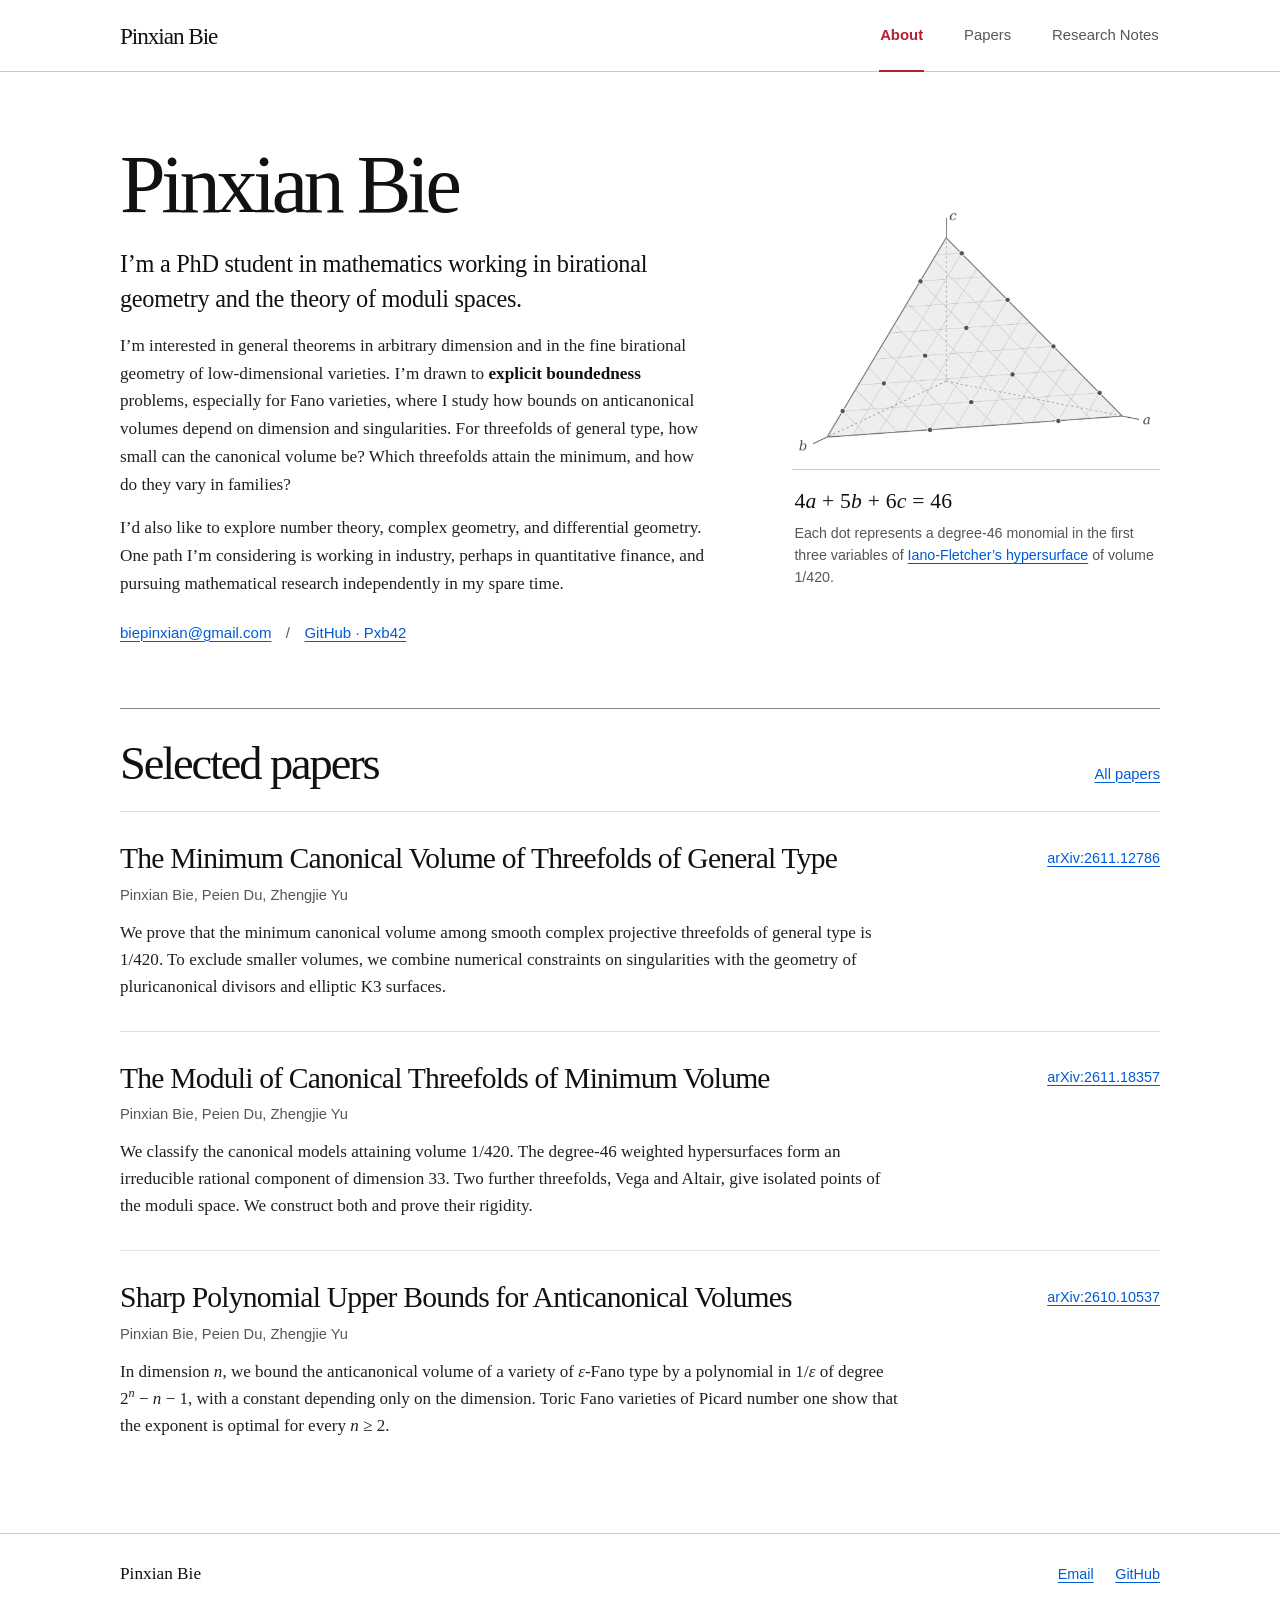
<file: index.html>
<!doctype html>
<html lang="en">
<head>
  <meta charset="utf-8">
  <meta name="viewport" content="width=device-width, initial-scale=1">
  <meta name="theme-color" content="#ffffff">
  <meta name="description" content="Pinxian Bie is a mathematics PhD student interested in birational geometry, moduli spaces, and explicit boundedness for Fano varieties.">
  <title>Pinxian Bie</title>
  <link rel="stylesheet" href="assets/site.css">
</head>
<body>
  <a class="skip" href="#content">Skip to content</a>
  <header class="masthead"><div class="wrap masthead-inner">
    <a class="wordmark" href="index.html" aria-label="Pinxian Bie, home">Pinxian Bie</a>
    <nav aria-label="Primary navigation"><a href="index.html" aria-current="page">About</a><a href="papers.html">Papers</a><a href="research-notes.html">Research Notes</a></nav>
  </div></header>
  <main id="content" class="wrap" tabindex="-1">
    <section class="intro">
      <div class="bio">
        <h1>Pinxian Bie</h1>
        <p class="lead">I’m a PhD student in mathematics working in birational geometry and the theory of moduli spaces.</p>
        <p>I’m interested in general theorems in arbitrary dimension and in the fine birational geometry of low-dimensional varieties. I’m drawn to <strong>explicit boundedness</strong> problems, especially for Fano varieties, where I study how bounds on anticanonical volumes depend on dimension and singularities. For threefolds of general type, how small can the canonical volume be? Which threefolds attain the minimum, and how do they vary in families?</p>
        <p>I’d also like to explore number theory, complex geometry, and differential geometry. One path I’m considering is working in industry, perhaps in quantitative finance, and pursuing mathematical research independently in my spare time.</p>
        <div class="contact"><a href="mailto:biepinxian@gmail.com">biepinxian@gmail.com</a><span aria-hidden="true">/</span><a href="https://github.com/Pxb42">GitHub · Pxb42</a></div>
      </div>
      <figure class="geometry">
        <img src="assets/degree-46.png" width="1196" height="873" alt="The triangular slice of the nonnegative exponent axes, with 13 dots at its integral points.">
        <figcaption>
          <div class="figure-equation" aria-label="4a plus 5b plus 6c equals 46">4<var>a</var> + 5<var>b</var> + 6<var>c</var> = 46</div>
          <p>Each dot represents a degree-46 monomial in the first three variables of <a href="papers.html#paper-2611-12786">Iano-Fletcher’s hypersurface</a> of volume 1/420.</p>
        </figcaption>
      </figure>
    </section>
    <section class="home-papers" aria-labelledby="selected">
      <div class="section-head"><h2 id="selected">Selected papers</h2><a href="papers.html">All papers</a></div>
      
      <article class="entry paper" id="paper-2611-12786">
        <div class="entry-body">
          <h3 class="entry-title"><a href="https://arxiv.org/abs/2611.12786">The Minimum Canonical Volume of Threefolds of General Type</a></h3>
          <p class="authors">Pinxian Bie, Peien Du, Zhengjie Yu</p>
          <p class="summary">We prove that the minimum canonical volume among smooth complex projective threefolds of general type is <span class='num'>1/420</span>. To exclude smaller volumes, we combine numerical constraints on singularities with the geometry of pluricanonical divisors and elliptic K3 surfaces.</p>
        </div>
        <div class="entry-aside"><a class="identifier" href="https://arxiv.org/abs/2611.12786">arXiv:2611.12786</a></div>
      </article>
      <article class="entry paper" id="paper-2611-18357">
        <div class="entry-body">
          <h3 class="entry-title"><a href="https://arxiv.org/abs/2611.18357">The Moduli of Canonical Threefolds of Minimum Volume</a></h3>
          <p class="authors">Pinxian Bie, Peien Du, Zhengjie Yu</p>
          <p class="summary">We classify the canonical models attaining volume <span class='num'>1/420</span>. The degree-46 weighted hypersurfaces form an irreducible rational component of dimension 33. Two further threefolds, Vega and Altair, give isolated points of the moduli space. We construct both and prove their rigidity.</p>
        </div>
        <div class="entry-aside"><a class="identifier" href="https://arxiv.org/abs/2611.18357">arXiv:2611.18357</a></div>
      </article>
      <article class="entry paper" id="paper-2610-10537">
        <div class="entry-body">
          <h3 class="entry-title"><a href="https://arxiv.org/abs/2610.10537">Sharp Polynomial Upper Bounds for Anticanonical Volumes</a></h3>
          <p class="authors">Pinxian Bie, Peien Du, Zhengjie Yu</p>
          <p class="summary">In dimension <var>n</var>, we bound the anticanonical volume of a variety of <var>ε</var>-Fano type by a polynomial in <span class='num'>1/<var>ε</var></span> of degree <span class='num'>2<sup><var>n</var></sup> − <var>n</var> − 1</span>, with a constant depending only on the dimension. Toric Fano varieties of Picard number one show that the exponent is optimal for every <span class='num'><var>n</var> ≥ 2</span>.</p>
        </div>
        <div class="entry-aside"><a class="identifier" href="https://arxiv.org/abs/2610.10537">arXiv:2610.10537</a></div>
      </article>
    </section></main>
  <footer class="footer"><div class="wrap footer-inner"><a class="footer-name" href="index.html">Pinxian Bie</a>
    <div><a href="mailto:biepinxian@gmail.com">Email</a><a href="https://github.com/Pxb42">GitHub</a></div>
  </div></footer>
</body>
</html>
</file>
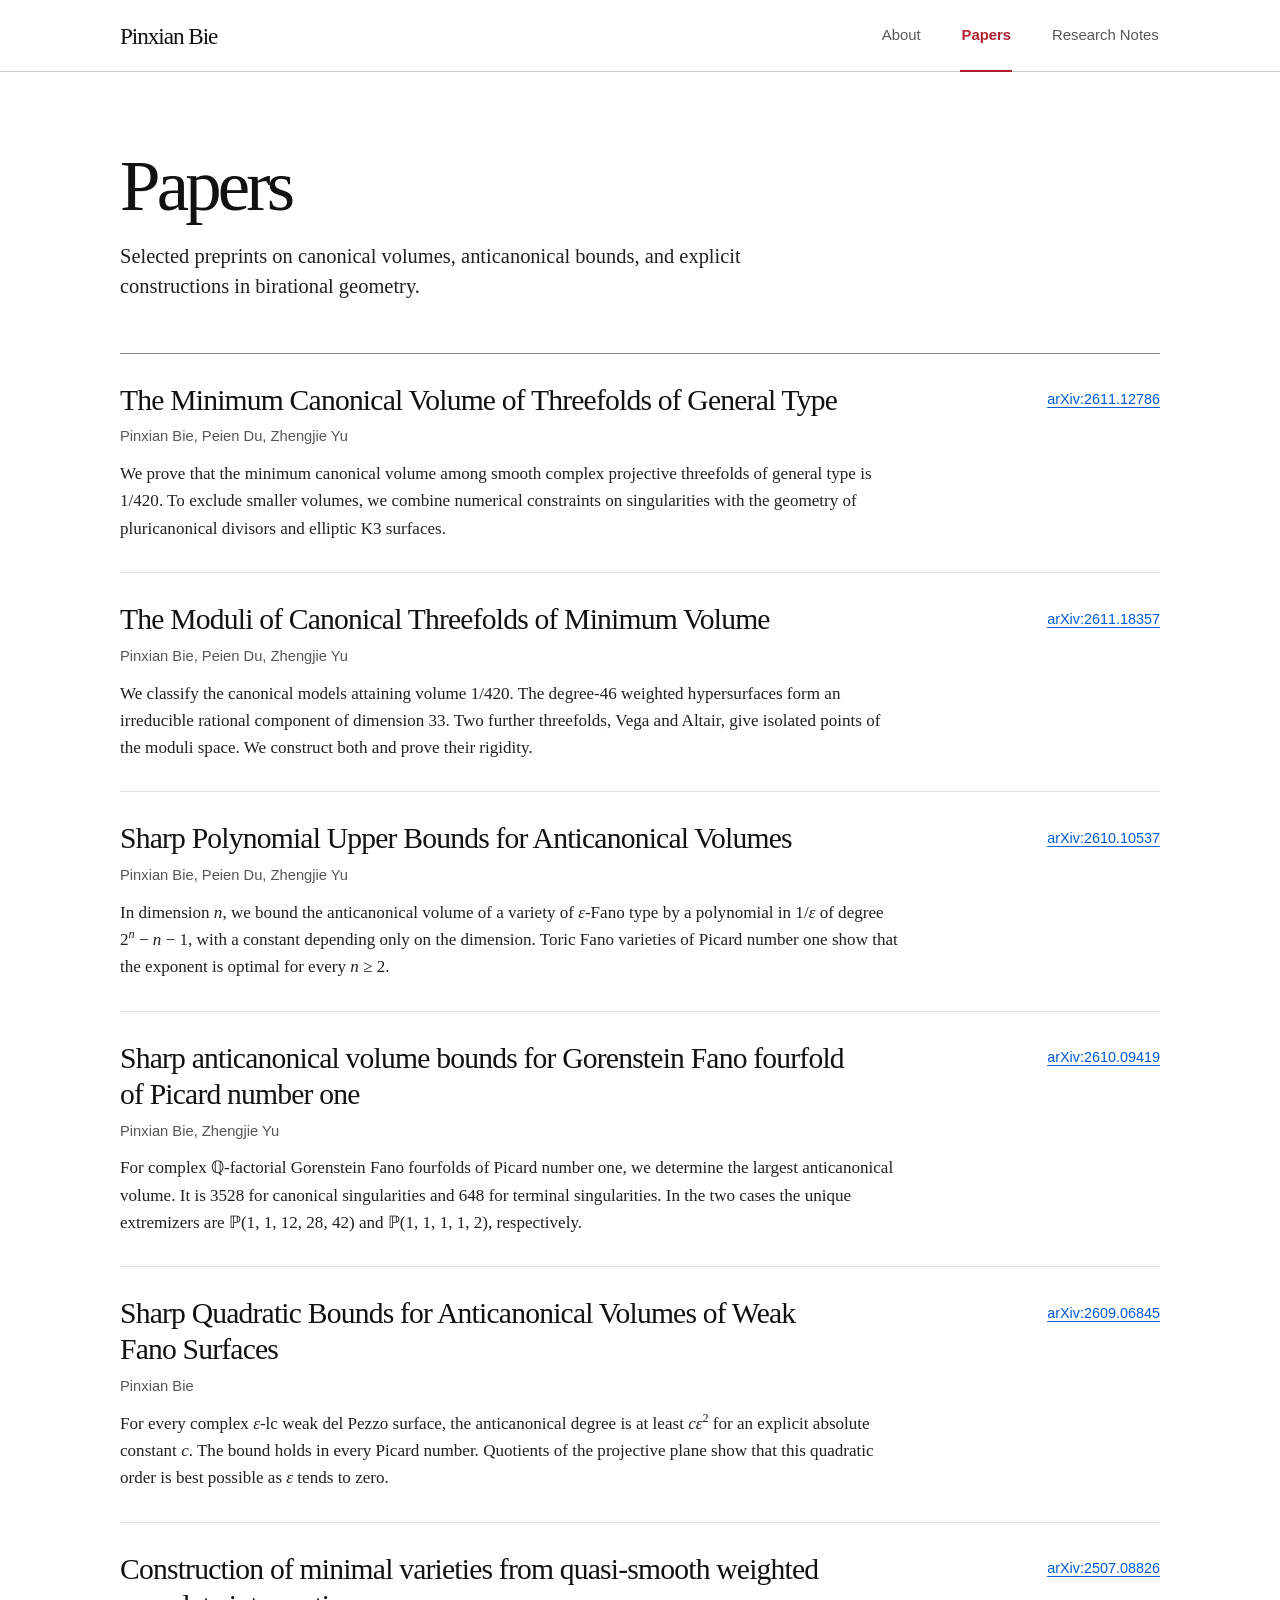
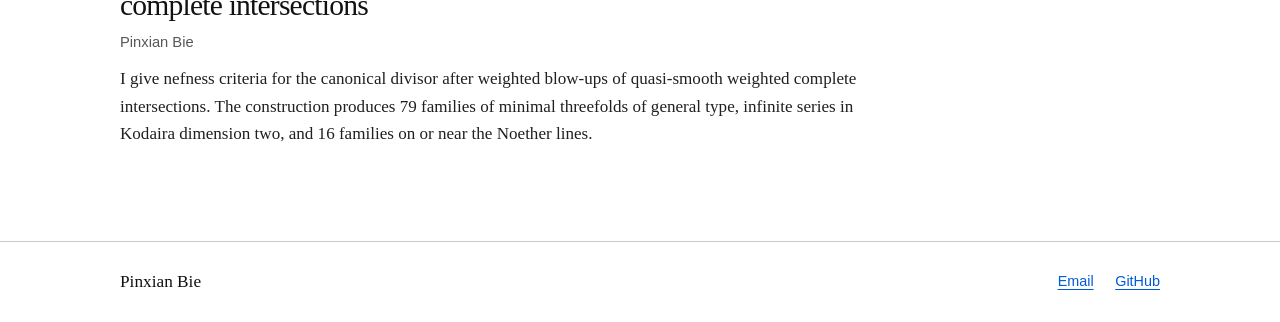
<file: papers.html>
<!doctype html>
<html lang="en">
<head>
  <meta charset="utf-8">
  <meta name="viewport" content="width=device-width, initial-scale=1">
  <meta name="theme-color" content="#ffffff">
  <meta name="description" content="Selected arXiv preprints by Pinxian Bie and collaborators, with brief introductions.">
  <title>Papers · Pinxian Bie</title>
  <link rel="stylesheet" href="assets/site.css">
</head>
<body>
  <a class="skip" href="#content">Skip to content</a>
  <header class="masthead"><div class="wrap masthead-inner">
    <a class="wordmark" href="index.html" aria-label="Pinxian Bie, home">Pinxian Bie</a>
    <nav aria-label="Primary navigation"><a href="index.html">About</a><a href="papers.html" aria-current="page">Papers</a><a href="research-notes.html">Research Notes</a></nav>
  </div></header>
  <main id="content" class="wrap" tabindex="-1">
    <div class="page-head"><h1>Papers</h1>
      <p class="deck">Selected preprints on canonical volumes, anticanonical bounds, and explicit constructions in birational geometry.</p>
    </div>
    <div class="record-list">
      <article class="entry paper" id="paper-2611-12786">
        <div class="entry-body">
          <h2 class="entry-title"><a href="https://arxiv.org/abs/2611.12786">The Minimum Canonical Volume of Threefolds of General Type</a></h2>
          <p class="authors">Pinxian Bie, Peien Du, Zhengjie Yu</p>
          <p class="summary">We prove that the minimum canonical volume among smooth complex projective threefolds of general type is <span class='num'>1/420</span>. To exclude smaller volumes, we combine numerical constraints on singularities with the geometry of pluricanonical divisors and elliptic K3 surfaces.</p>
        </div>
        <div class="entry-aside"><a class="identifier" href="https://arxiv.org/abs/2611.12786">arXiv:2611.12786</a></div>
      </article>
      <article class="entry paper" id="paper-2611-18357">
        <div class="entry-body">
          <h2 class="entry-title"><a href="https://arxiv.org/abs/2611.18357">The Moduli of Canonical Threefolds of Minimum Volume</a></h2>
          <p class="authors">Pinxian Bie, Peien Du, Zhengjie Yu</p>
          <p class="summary">We classify the canonical models attaining volume <span class='num'>1/420</span>. The degree-46 weighted hypersurfaces form an irreducible rational component of dimension 33. Two further threefolds, Vega and Altair, give isolated points of the moduli space. We construct both and prove their rigidity.</p>
        </div>
        <div class="entry-aside"><a class="identifier" href="https://arxiv.org/abs/2611.18357">arXiv:2611.18357</a></div>
      </article>
      <article class="entry paper" id="paper-2610-10537">
        <div class="entry-body">
          <h2 class="entry-title"><a href="https://arxiv.org/abs/2610.10537">Sharp Polynomial Upper Bounds for Anticanonical Volumes</a></h2>
          <p class="authors">Pinxian Bie, Peien Du, Zhengjie Yu</p>
          <p class="summary">In dimension <var>n</var>, we bound the anticanonical volume of a variety of <var>ε</var>-Fano type by a polynomial in <span class='num'>1/<var>ε</var></span> of degree <span class='num'>2<sup><var>n</var></sup> − <var>n</var> − 1</span>, with a constant depending only on the dimension. Toric Fano varieties of Picard number one show that the exponent is optimal for every <span class='num'><var>n</var> ≥ 2</span>.</p>
        </div>
        <div class="entry-aside"><a class="identifier" href="https://arxiv.org/abs/2610.10537">arXiv:2610.10537</a></div>
      </article>
      <article class="entry paper" id="paper-2610-09419">
        <div class="entry-body">
          <h2 class="entry-title"><a href="https://arxiv.org/abs/2610.09419">Sharp anticanonical volume bounds for Gorenstein Fano fourfold of Picard number one</a></h2>
          <p class="authors">Pinxian Bie, Zhengjie Yu</p>
          <p class="summary">For complex ℚ-factorial Gorenstein Fano fourfolds of Picard number one, we determine the largest anticanonical volume. It is 3528 for canonical singularities and 648 for terminal singularities. In the two cases the unique extremizers are ℙ(1, 1, 12, 28, 42) and ℙ(1, 1, 1, 1, 2), respectively.</p>
        </div>
        <div class="entry-aside"><a class="identifier" href="https://arxiv.org/abs/2610.09419">arXiv:2610.09419</a></div>
      </article>
      <article class="entry paper" id="paper-2609-06845">
        <div class="entry-body">
          <h2 class="entry-title"><a href="https://arxiv.org/abs/2609.06845">Sharp Quadratic Bounds for Anticanonical Volumes of Weak Fano Surfaces</a></h2>
          <p class="authors">Pinxian Bie</p>
          <p class="summary">For every complex <var>ε</var>-lc weak del Pezzo surface, the anticanonical degree is at least <span class='num'><var>cε</var><sup>2</sup></span> for an explicit absolute constant <var>c</var>. The bound holds in every Picard number. Quotients of the projective plane show that this quadratic order is best possible as <var>ε</var> tends to zero.</p>
        </div>
        <div class="entry-aside"><a class="identifier" href="https://arxiv.org/abs/2609.06845">arXiv:2609.06845</a></div>
      </article>
      <article class="entry paper" id="paper-2507-08826">
        <div class="entry-body">
          <h2 class="entry-title"><a href="https://arxiv.org/abs/2507.08826">Construction of minimal varieties from quasi-smooth weighted complete intersections</a></h2>
          <p class="authors">Pinxian Bie</p>
          <p class="summary">I give nefness criteria for the canonical divisor after weighted blow-ups of quasi-smooth weighted complete intersections. The construction produces 79 families of minimal threefolds of general type, infinite series in Kodaira dimension two, and 16 families on or near the Noether lines.</p>
        </div>
        <div class="entry-aside"><a class="identifier" href="https://arxiv.org/abs/2507.08826">arXiv:2507.08826</a></div>
      </article></div></main>
  <footer class="footer"><div class="wrap footer-inner"><a class="footer-name" href="index.html">Pinxian Bie</a>
    <div><a href="mailto:biepinxian@gmail.com">Email</a><a href="https://github.com/Pxb42">GitHub</a></div>
  </div></footer>
</body>
</html>
</file>
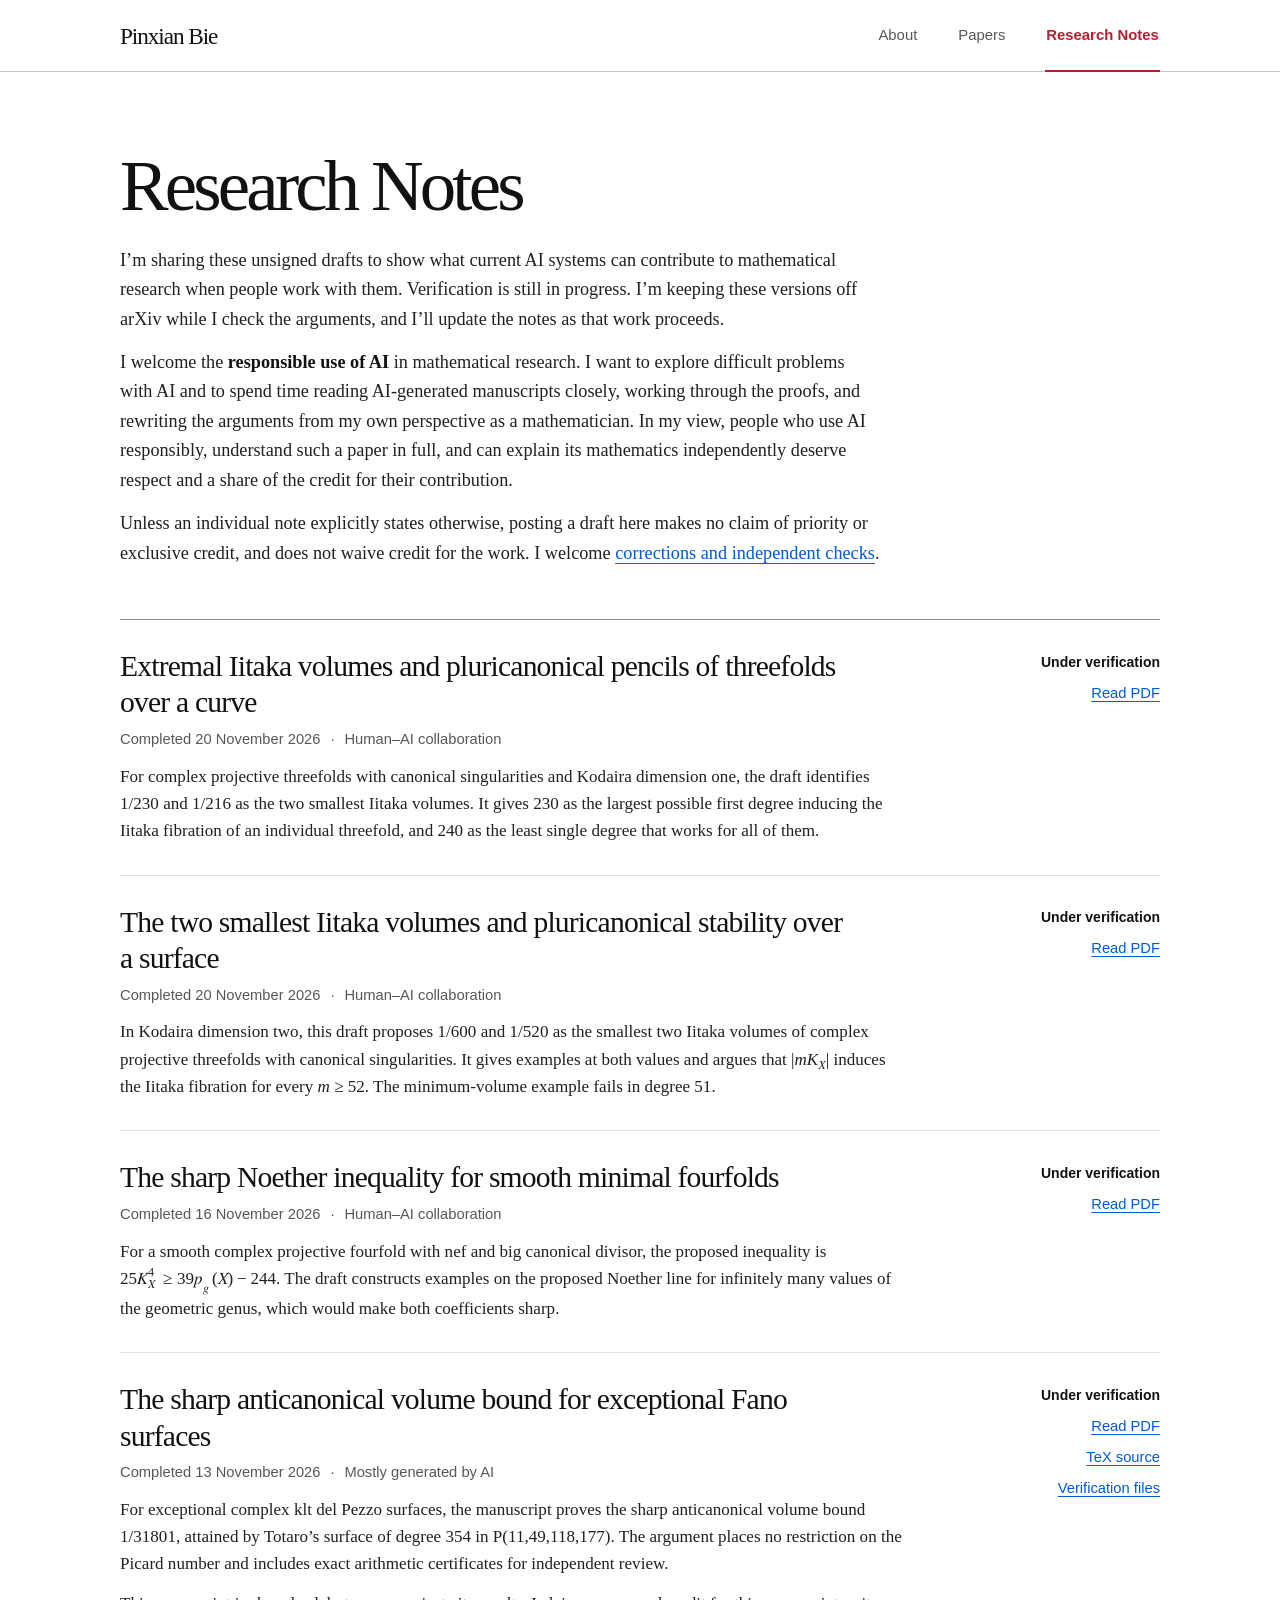
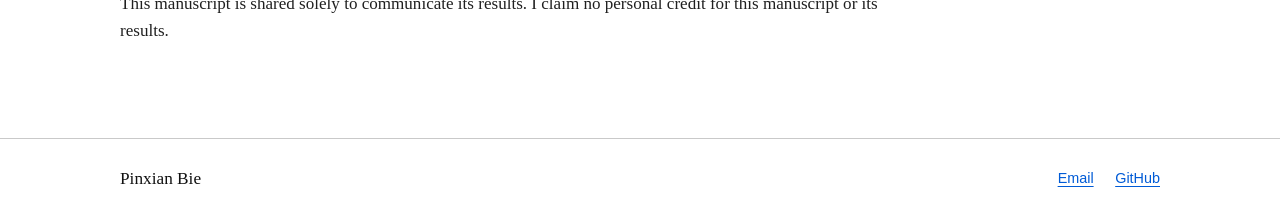
<file: research-notes.html>
<!doctype html>
<html lang="en">
<head>
  <meta charset="utf-8">
  <meta name="viewport" content="width=device-width, initial-scale=1">
  <meta name="theme-color" content="#ffffff">
  <meta name="description" content="Unsigned research drafts with article-specific AI disclosures, completion dates, and verification status.">
  <title>Research Notes · Pinxian Bie</title>
  <link rel="stylesheet" href="assets/site.css">
</head>
<body>
  <a class="skip" href="#content">Skip to content</a>
  <header class="masthead"><div class="wrap masthead-inner">
    <a class="wordmark" href="index.html" aria-label="Pinxian Bie, home">Pinxian Bie</a>
    <nav aria-label="Primary navigation"><a href="index.html">About</a><a href="papers.html">Papers</a><a href="research-notes.html" aria-current="page">Research Notes</a></nav>
  </div></header>
  <main id="content" class="wrap" tabindex="-1">
    <div class="page-head notes-head"><h1>Research Notes</h1>
      <div class="notes-intro">
        <p>I’m sharing these unsigned drafts to show what current AI systems can contribute to mathematical research when people work with them. Verification is still in progress. I’m keeping these versions off arXiv while I check the arguments, and I’ll update the notes as that work proceeds.</p>
        <p>I welcome the <strong>responsible use of AI</strong> in mathematical research. I want to explore difficult problems with AI and to spend time reading AI-generated manuscripts closely, working through the proofs, and rewriting the arguments from my own perspective as a mathematician. In my view, people who use AI responsibly, understand such a paper in full, and can explain its mathematics independently deserve respect and a share of the credit for their contribution.</p>
        <p>Unless an individual note explicitly states otherwise, posting a draft here makes no claim of priority or exclusive credit, and does not waive credit for the work. I welcome <a href="mailto:biepinxian@gmail.com">corrections and independent checks</a>.</p>
      </div>
    </div>
    <div class="record-list">
      <article class="entry note" id="iitaka-curve">
        <div class="entry-body">
          <h2 class="entry-title"><a href="drafts/Iitaka_Threefolds_Over_a_Curve.pdf">Extremal Iitaka volumes and pluricanonical pencils of threefolds over a curve</a></h2>
          <p class="note-meta"><span>Completed <time datetime="2026-11-20">20 November 2026</time></span><span>Human–AI collaboration</span></p>
          <p class="summary">For complex projective threefolds with canonical singularities and Kodaira dimension one, the draft identifies <span class='num'>1/230</span> and <span class='num'>1/216</span> as the two smallest Iitaka volumes. It gives 230 as the largest possible first degree inducing the Iitaka fibration of an individual threefold, and 240 as the least single degree that works for all of them.</p>
        </div>
        <div class="entry-aside note-aside">
          <span class="status">Under verification</span>
          <a class="pdf-link" href="drafts/Iitaka_Threefolds_Over_a_Curve.pdf" aria-label="Read PDF of Extremal Iitaka volumes and pluricanonical pencils of threefolds over a curve">Read PDF</a>
        </div>
      </article>
      <article class="entry note" id="iitaka-surface">
        <div class="entry-body">
          <h2 class="entry-title"><a href="drafts/Iitaka_Threefolds_Over_a_Surface.pdf">The two smallest Iitaka volumes and pluricanonical stability over a surface</a></h2>
          <p class="note-meta"><span>Completed <time datetime="2026-11-20">20 November 2026</time></span><span>Human–AI collaboration</span></p>
          <p class="summary">In Kodaira dimension two, this draft proposes <span class='num'>1/600</span> and <span class='num'>1/520</span> as the smallest two Iitaka volumes of complex projective threefolds with canonical singularities. It gives examples at both values and argues that <span class='num'>|<var>mK</var><sub><var>X</var></sub>|</span> induces the Iitaka fibration for every <span class='num'><var>m</var> ≥ 52</span>. The minimum-volume example fails in degree 51.</p>
        </div>
        <div class="entry-aside note-aside">
          <span class="status">Under verification</span>
          <a class="pdf-link" href="drafts/Iitaka_Threefolds_Over_a_Surface.pdf" aria-label="Read PDF of The two smallest Iitaka volumes and pluricanonical stability over a surface">Read PDF</a>
        </div>
      </article>
      <article class="entry note" id="noether-fourfolds">
        <div class="entry-body">
          <h2 class="entry-title"><a href="drafts/Sharp_Noether_Inequality_Smooth_Fourfolds.pdf">The sharp Noether inequality for smooth minimal fourfolds</a></h2>
          <p class="note-meta"><span>Completed <time datetime="2026-11-16">16 November 2026</time></span><span>Human–AI collaboration</span></p>
          <p class="summary">For a smooth complex projective fourfold with nef and big canonical divisor, the proposed inequality is <math aria-label='25 K sub X to the fourth is at least 39 times the geometric genus minus 244'><mn>25</mn><msubsup><mi>K</mi><mi>X</mi><mn>4</mn></msubsup><mo>≥</mo><mn>39</mn><msub><mi>p</mi><mi>g</mi></msub><mo>(</mo><mi>X</mi><mo>)</mo><mo>−</mo><mn>244</mn></math>. The draft constructs examples on the proposed Noether line for infinitely many values of the geometric genus, which would make both coefficients sharp.</p>
        </div>
        <div class="entry-aside note-aside">
          <span class="status">Under verification</span>
          <a class="pdf-link" href="drafts/Sharp_Noether_Inequality_Smooth_Fourfolds.pdf" aria-label="Read PDF of The sharp Noether inequality for smooth minimal fourfolds">Read PDF</a>
        </div>
      </article>
      <article class="entry note" id="exceptional-fano">
        <div class="entry-body">
          <h2 class="entry-title"><a href="drafts/Exceptional_Fano_Volume.pdf">The sharp anticanonical volume bound for exceptional Fano surfaces</a></h2>
          <p class="note-meta"><span>Completed <time datetime="2026-11-13">13 November 2026</time></span><span>Mostly generated by AI</span></p>
          <p class="summary">For exceptional complex klt del Pezzo surfaces, the manuscript proves the sharp anticanonical volume bound <span class="num">1/31801</span>, attained by Totaro’s surface of degree 354 in <span class="num">P(11,49,118,177)</span>. The argument places no restriction on the Picard number and includes exact arithmetic certificates for independent review.</p>
          <p class="summary">This manuscript is shared solely to communicate its results. I claim no personal credit for this manuscript or its results.</p>
        </div>
        <div class="entry-aside note-aside">
          <span class="status">Under verification</span>
          <a class="pdf-link" href="drafts/Exceptional_Fano_Volume.pdf" aria-label="Read PDF of The sharp anticanonical volume bound for exceptional Fano surfaces">Read PDF</a>
          <a class="pdf-link" href="drafts/Exceptional_Fano_Volume.tex" aria-label="Download TeX source of the exceptional Fano manuscript">TeX source</a>
          <a class="pdf-link" href="drafts/Exceptional_Fano_Volume_Verification.zip" aria-label="Download exact verification programs and certificates">Verification files</a>
        </div>
      </article>
    </div>
  </main>
  <footer class="footer"><div class="wrap footer-inner"><a class="footer-name" href="index.html">Pinxian Bie</a>
    <div><a href="mailto:biepinxian@gmail.com">Email</a><a href="https://github.com/Pxb42">GitHub</a></div>
  </div></footer>
</body>
</html>
</file>
<file: assets/site.css>
:root {
  color-scheme: light;
  --paper: #ffffff;
  --ink: #111111;
  --text: #202020;
  --muted: #575757;
  --link: #005bd6;
  --active: #b22032;
  --rule: #c9c9c9;
  --light-rule: #e0e0e0;
  --serif: "STIX Two Text", "Baskervville", Georgia, "Times New Roman", serif;
  --sans: Inter, "Source Sans 3", -apple-system, BlinkMacSystemFont, "Segoe UI", Arial, sans-serif;
}

* { box-sizing: border-box; }
html { scroll-padding-top: 2rem; }
body {
  margin: 0;
  background: var(--paper);
  color: var(--text);
  font: 400 1.075rem/1.62 var(--serif);
  -webkit-font-smoothing: antialiased;
}
body, figure, h1, h2, h3, p { margin: 0; }
a { color: var(--link); text-decoration-thickness: 1px; text-underline-offset: .22em; }
a:hover { color: var(--link); text-decoration-thickness: 2px; }
a:focus-visible { outline: 2px solid var(--link); outline-offset: 4px; border-radius: 1px; }
main:focus { outline: none; }
.wrap { width: min(calc(100% - 5.5rem), 65rem); margin-inline: auto; }
.skip { position: absolute; top: -5rem; left: 1rem; z-index: 2; padding: .45rem 1rem; background: white; }
.skip:focus { top: .5rem; }

.masthead { border-bottom: 1px solid var(--rule); }
.masthead-inner, .footer-inner { display: flex; align-items: center; justify-content: space-between; gap: 1rem; }
.masthead-inner { min-height: 4.45rem; }
.wordmark, .footer-name { text-decoration: none; color: var(--ink); }
.wordmark { font: 400 1.45rem/1.12 var(--serif); letter-spacing: -.045em; }
.masthead nav { display: flex; align-self: stretch; gap: clamp(1.3rem, 3vw, 2.45rem); }
.masthead nav a {
  position: relative;
  display: flex;
  align-items: center;
  padding-inline: .08rem;
  color: var(--muted);
  text-decoration: none;
  font: 500 .93rem/1.2 var(--sans);
}
.masthead nav a:hover { color: var(--link); }
.masthead nav a[aria-current="page"] { color: var(--active); font-weight: 650; }
.masthead nav [aria-current="page"]::after {
  position: absolute; content: ""; height: 2px; background: currentColor; inset: auto 0 -1px;
}

h1, h2, h3 { color: var(--ink); font-weight: 400; }
strong { color: var(--ink); font-weight: 700; }
h1 { font-size: clamp(3.45rem, 6.4vw, 5.3rem); letter-spacing: -.052em; line-height: 1.02; }
.intro {
  display: grid;
  grid-template-columns: minmax(0, 1.6fr) minmax(0, 1fr);
  gap: clamp(2.35rem, 6vw, 5.5rem);
  align-items: center;
  padding: clamp(2.8rem, 5.5vw, 4.8rem) 0 clamp(3rem, 5vw, 4.45rem);
}
.bio .lead {
  font-size: clamp(1.25rem, 2.2vw, 1.52rem);
  line-height: 1.43;
  color: var(--ink);
  letter-spacing: -.012em;
  margin-top: 1.3rem;
}
.bio > p + p { margin-top: .95rem; }
.contact { display: flex; align-items: baseline; flex-wrap: wrap; gap: .5rem .9rem; margin-top: 1.5rem; font: 400 .94rem/1.5 var(--sans); }
.contact span { color: var(--muted); }
.geometry { align-self: center; max-width: 23rem; justify-self: end; width: 100%; }
.geometry img { display: block; width: 100%; height: auto; filter: grayscale(1); }
.geometry figcaption { padding: 1.05rem .15rem 0; margin-top: .15rem; border-top: 1px solid var(--rule); }
.figure-equation { color: var(--ink); font-size: 1.35rem; letter-spacing: .01em; line-height: 1.3; }
.geometry figcaption p { font: 400 .89rem/1.55 var(--sans); color: var(--muted); margin-top: .45rem; }
.geometry figcaption a { color: var(--link); }
.home-papers, .record-list { border-top: 1.5px solid #888; }
.section-head { display: flex; justify-content: space-between; align-items: baseline; padding: 1.65rem 0 1.25rem; border-bottom: 1px solid var(--light-rule); }
.section-head h2 { font-size: clamp(2.05rem, 4.1vw, 2.9rem); letter-spacing: -.045em; line-height: 1.2; }
.section-head > a, .pdf-link { font: 500 .92rem/1.5 var(--sans); }
.page-head { padding: clamp(2.9rem, 6vw, 5.45rem) 0 clamp(2.1rem, 4vw, 3.4rem); }
.page-head h1 { font-size: clamp(3.15rem, 6vw, 4.55rem); }
.deck { max-width: 43rem; margin-top: 1.1rem; font-size: 1.28rem; line-height: 1.48; }
.notes-intro { max-width: 47.5rem; margin-top: 1.4rem; font-size: 1.14rem; }
.notes-intro p + p { margin-top: .85rem; }
.entry {
  display: grid;
  grid-template-columns: minmax(0, 1fr) minmax(8rem, auto);
  gap: clamp(1.1rem, 4vw, 3.4rem);
  padding: 1.75rem 0 1.9rem;
  border-bottom: 1px solid var(--light-rule);
  scroll-margin-top: 1rem;
}
.entry:last-child { border-bottom: 0; }
.entry-title { max-width: 46rem; font-size: clamp(1.43rem, 2.5vw, 1.85rem); letter-spacing: -.027em; line-height: 1.22; overflow-wrap: break-word; }
.entry-title a { color: var(--ink); text-decoration: none; }
.entry-title a:hover, .wordmark:hover, .footer-name:hover { color: var(--link); text-decoration: underline; }
.authors, .note-meta { color: var(--muted); font: 400 .92rem/1.55 var(--sans); margin-top: .48rem; }
.summary { max-width: 49rem; margin-top: .75rem; font-size: 1.067rem; line-height: 1.59; }
.entry-aside { text-align: right; padding-top: .23rem; }
.identifier { font: 400 .9rem/1.6 var(--sans); font-variant-numeric: tabular-nums; white-space: nowrap; }
.note-meta { display: flex; gap: .25rem 0; flex-wrap: wrap; }
.note-meta span + span::before { content: "·"; margin-inline: .62rem; }
.note-aside { display: flex; flex-direction: column; align-items: flex-end; gap: .55rem; }
.status { font: 650 .875rem/1.5 var(--sans); color: var(--ink); }
.num { white-space: nowrap; }
.summary sup, .summary sub { font-size: .72em; line-height: 0; }
math { font-size: 1em; }
.footer { margin-top: clamp(2.25rem, 5vw, 4.3rem); border-top: 1px solid var(--rule); }
.footer-inner { min-height: 5rem; }
.footer-name { font-size: 1.08rem; }
.footer-inner > div { display: flex; gap: 1.35rem; font: 400 .9rem/1.5 var(--sans); }

@media (max-width: 51rem) {
  .wrap { width: min(calc(100% - 3.5rem), 65rem); }
  .intro { gap: 2.1rem; grid-template-columns: minmax(0, 1.5fr) minmax(0, 1fr); }
}
@media (max-width: 43rem) {
  .wrap { width: calc(100% - 2.55rem); }
  .masthead-inner { min-height: 3.65rem; }
  .masthead nav { gap: 1.15rem; }
  .masthead nav a { font-size: .875rem; }
  .wordmark { font-size: 1.2rem; }
  .intro { grid-template-columns: 1fr; gap: 2.15rem; padding-top: 2.5rem; padding-bottom: 2.4rem; }
  .geometry { display: grid; grid-template-columns: 1fr 1.2fr; align-items: center; gap: .95rem; max-width: 35rem; justify-self: start; }
  .geometry figcaption { padding: .68rem 0; margin: 0; }
  .figure-equation { font-size: 1.13rem; }
  .geometry figcaption p { font-size: .875rem; line-height: 1.45; }
  .section-head { padding: 1.15rem 0 1rem; }
  .entry { display: flex; flex-direction: column; gap: .68rem; padding: 1.35rem 0 1.45rem; }
  .entry-aside { padding: 0; text-align: left; }
  .note-aside { flex-direction: row; align-items: baseline; flex-wrap: wrap; gap: .35rem 1.1rem; }
  .notes-intro { font-size: 1.075rem; }
}
@media (max-width: 24rem) {
  .wrap { width: calc(100% - 2rem); }
  .masthead-inner { gap: .55rem; }
  .masthead nav { gap: .8rem; }
  .wordmark { font-size: 1.075rem; }
  .geometry { gap: .8rem; }
  .note-meta { display: grid; }
  .note-meta span + span::before { content: none; }
}
@media print {
  body { background: #fff; color: #000; }
  .wrap { width: 100%; max-width: none; }
  .masthead, .footer, .skip, .section-head > a { display: none; }
  .intro, .page-head { padding: 0 0 1.3rem; }
  .geometry { max-width: 15rem; }
  .entry { break-inside: avoid; }
  a { color: inherit; }
}
</file>
